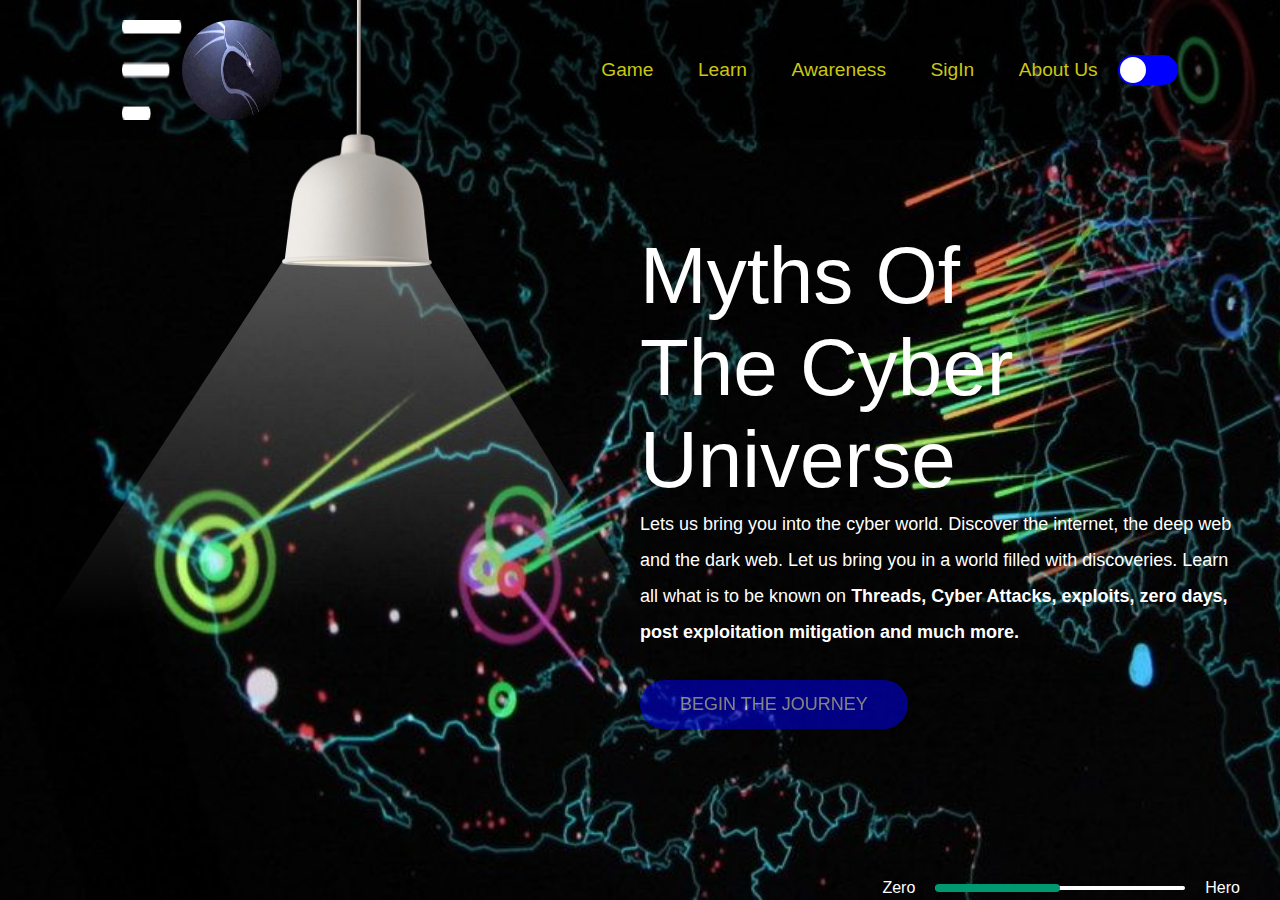
<file: index.html>
<!DOCTYPE html>

<html lang="en">
    <head>
        <link href="https://cdn.jsdelivr.net/npm/bootstrap@5.0.2/dist/css/bootstrap.min.css" rel="stylesheet" integrity="sha384-EVSTQN3/azprG1Anm3QDgpJLIm9Nao0Yz1ztcQTwFspd3yD65VohhpuuCOmLASjC" crossorigin="anonymous">
        <script src="https://cdn.jsdelivr.net/npm/bootstrap@5.0.2/dist/js/bootstrap.bundle.min.js" integrity="sha384-MrcW6ZMFYlzcLA8Nl+NtUVF0sA7MsXsP1UyJoMp4YLEuNSfAP+JcXn/tWtIaxVXM" crossorigin="anonymous"></script>
        <link href="styles.css" rel="stylesheet">
        <link href="style.css" rel="stylesheet">
        <title>My Webpage</title>
    </head>
    <body>
    	<div class="hero">
    		 <nav>
                <img src="/images/menu.png" class="menu-img" alt="">
                <img src="/images/th.jpg" class="logo" alt="">
                <ul>
                    <li><a href="/game.html">Game</a></li>
                    <li><a href="https://tryhackme.com/">Learn</a></li>
                    <li><a href="/awareness.html">Awareness</a></li>
                    <li><a href="/signin.html">SigIn</a></li>
                    <li> <a href="about.html">About Us</a></li>
                </ul>
                <button type="button" onclick="toggleBtn()" id="btn"><span></span></button>
            </nav>
            <div class="lamp-container">
                <img src="images/lamp.png" class="lamp" alt="">
                <img src="images/light.png" class="light" id="light" alt="">
            </div>

            <div class="text-container">
                <h1 class="slide-left">Myths Of <br> The Cyber Universe</h1>
                <p class="slide-left pace">Lets us bring you into the cyber world. Discover the internet, the deep web and the dark web. Let us bring you in a world filled with discoveries.
                    Learn all what is to be known on <b>Threads, Cyber Attacks, exploits, zero days, post exploitation
                        mitigation and much more.</b>
                </p>
                <a href="signin.html">BEGIN THE JOURNEY</a>
                <div class="control slide-left">
                    <p>Zero</p>
                    <div class="line"><span></span></div>
                    <p>Hero</p>
                </div>
            </div>
    	</div>
        <script src="/script.js"></script>
    </body>
</html>
</file>
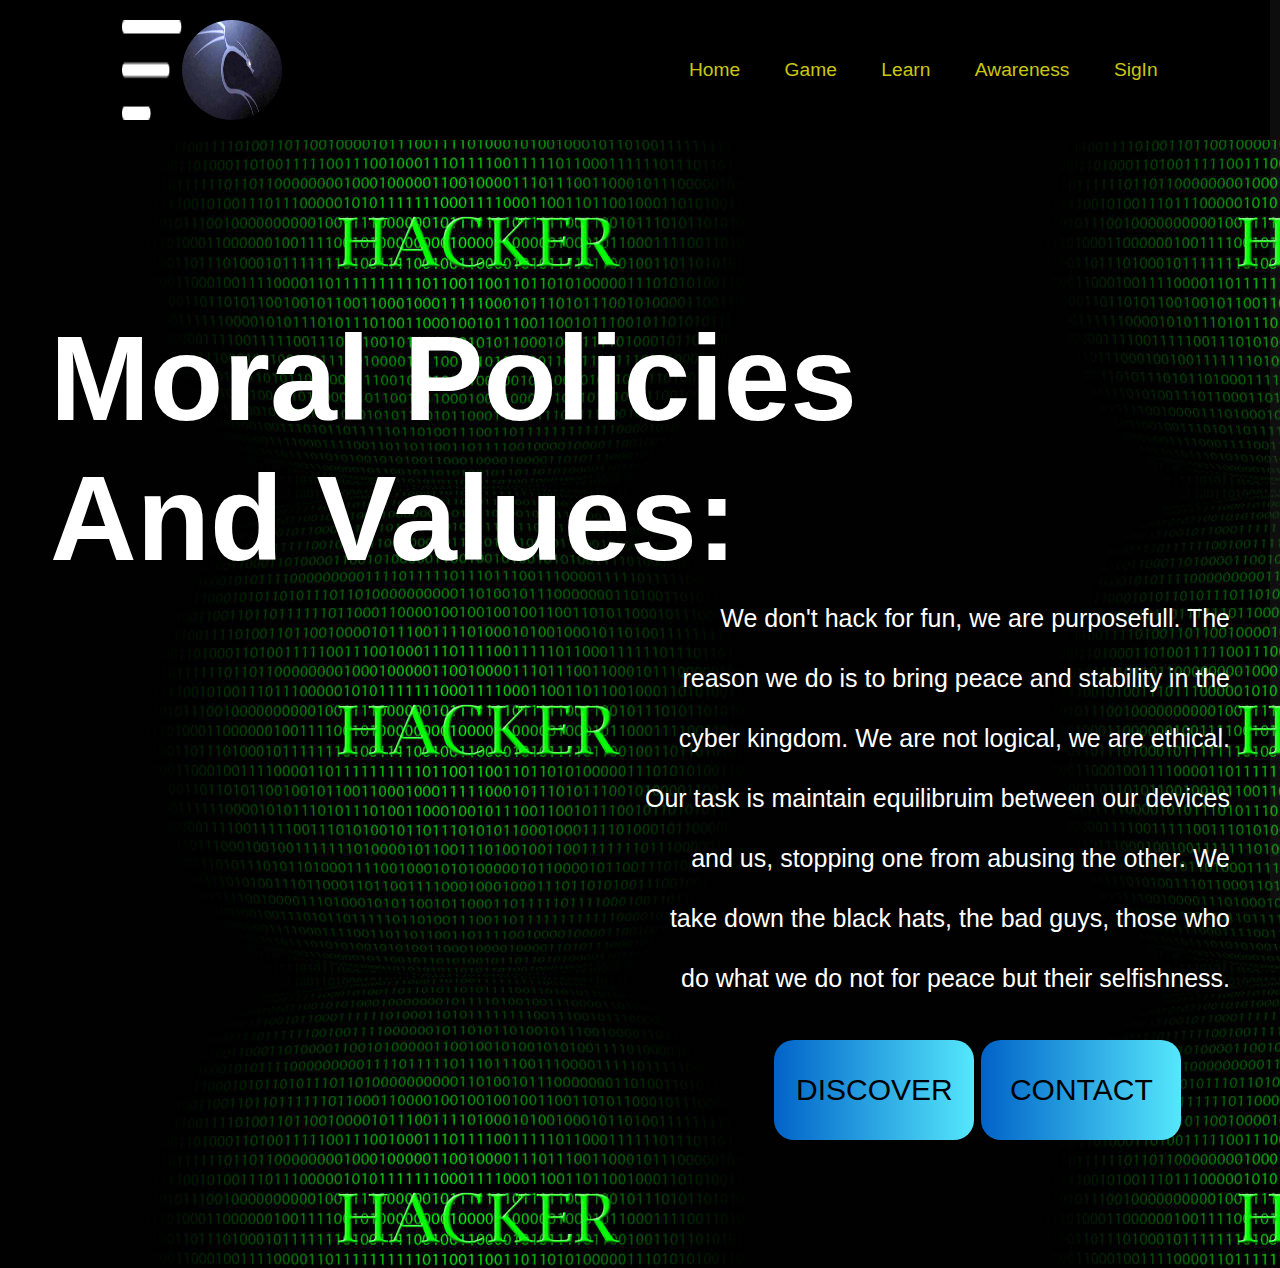
<file: about.html>
<!DOCTYPE html>
<html lang="en">
    <head>
        <meta name="viewport" content="width-device-width, initial-scale=1.0">
        <title>About Us</title>
        <link rel="stylesheet" href="/style2.css">
        <link rel="stylesheet" href="/style.css">
        <link rel="stylesheet" href="/effects.css">
    </head>
    <body class="all">
        <div id="progressBar"></div>
        <div id="scrollPath"></div>
        <div class="nouveau">
            <nav>
                <img src="images/menu.png" class="menu-img" alt="">
                <img src="images/th.jpg" class="logo" alt="">
                <ul>
                    <li> <a href="/index.html">Home</a></li>
                    <li><a href="/game.html">Game</a></li>
                    <li><a href="https://tryhackme.com/">Learn</a></li>
                    <li><a href="/awareness.html">Awareness</a></li>
                    <li><a href="/signin.html">SigIn</a></li>
                </ul>
            </nav>
        </div>
        <section class="header">
            <h2>Moral  Policies <br> And Values:</h2>
                    <p>We don't hack for fun, we are purposefull. The reason we do is to bring peace and stability in the cyber kingdom.
                     We are not logical, we are ethical. Our task is maintain equilibruim between our devices and us, stopping one from abusing the other.
                     We take down the black hats, the bad guys, those who do what we do not for peace but their selfishness.<br>
                    </p>
        </section>
        <div class="links slide-left">
            <button class="colors">DISCOVER</button>
             <button class="colors">CONTACT</button>
                    
        </div>
        <script src="/effect.js"></script>
        <script>
            const buttons = document.getElementsByClassName('colors');
            buttons.forEach(btn =>{
                btn.addEventListener('click', function(e){
                    let x = e.clientX - e.target.offsetLeft;
                    let y = e.clientY - e.target.offsetTop;

                    let ripples = document.createElement("span");
                    ripples.style.left = x + 'px';
                    ripples.style.top = y + 'px';
                    this.appendChild(ripples);
                })
            })
        </script>
    </body>
</html>
</file>
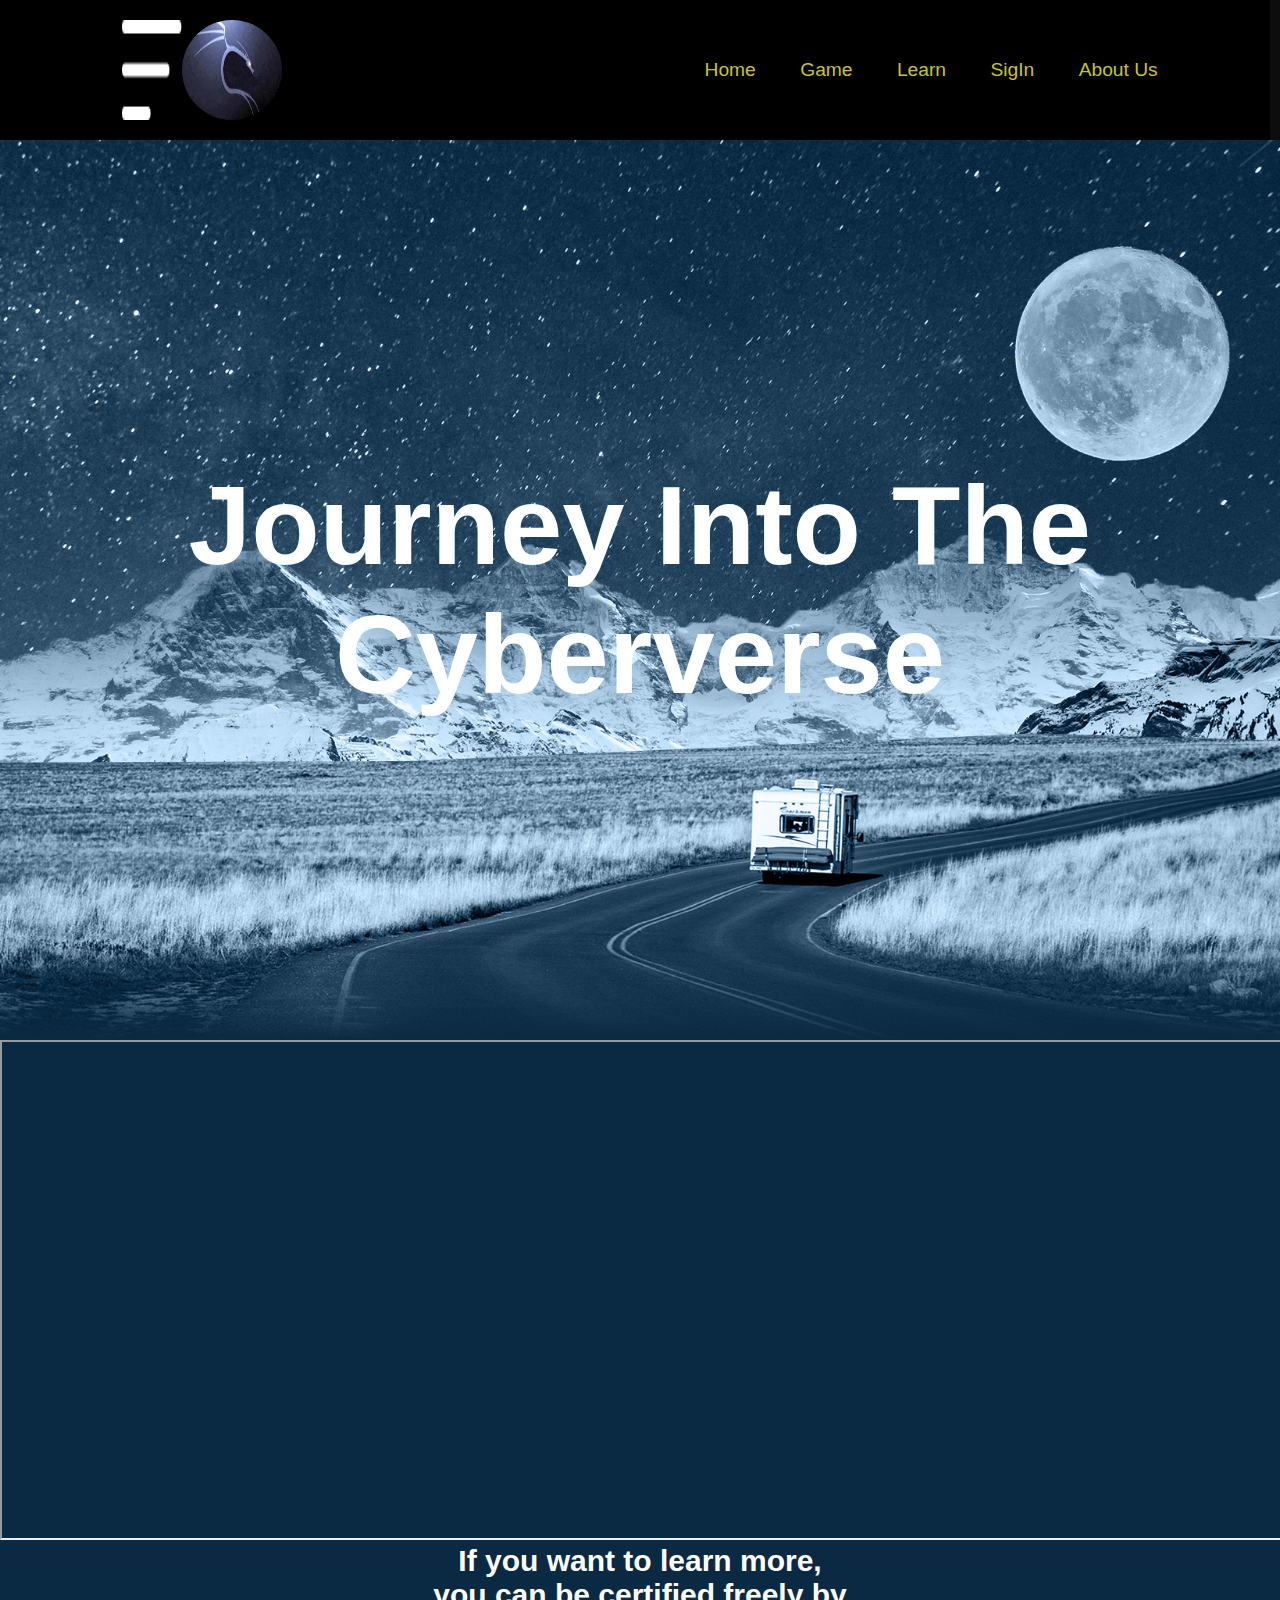
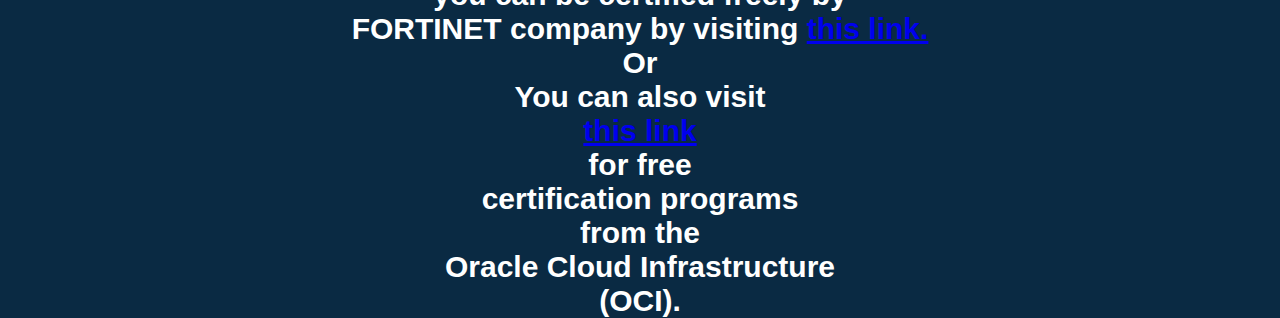
<file: awareness.html>
<!DOCTYPE html>
<html lang="en">
    <head>
        <meta name="viewport" content="width-device-width, initial-scale=1.0">
        <title>Awareness</title>
        <link rel="stylesheet" href="/style.css">
        <link rel="stylesheet" href="/style2.css">
        <link rel="stylesheet" href="/effects.css">
    </head>
    <body class="bodyAwareness">
        <div id="progressBar"></div>
        <div id="scrollPath"></div>
        <div class="nouveau">
            <nav>
                <img src="/images/menu.png" class="menu-img" alt="">
                <img src="/images/th.jpg" class="logo" alt="">
                <ul>
                    <li> <a href="/index.html">Home</a></li>
                    <li><a href="/game.html">Game</a></li>
                    <li><a href="https://tryhackme.com/">Learn</a></li>
                    <li><a href="/signin.html">SigIn</a></li>
                    <li> <a href="/about.html">About Us</a></li>
                </ul>
            </nav>
        </div>
        <section class="sectionAwareness">
            <img src="/images/assets/bg.jpg" id="bg" alt="">
            <img src="/images/assets/moon.png " id="moon" alt="">
            <img src="/images/assets/mountain.png" id="mountain" alt="">
            <img src="/images/assets/road.png" id="road" alt="">
            <h2 id="text">Journey Into The Cyberverse</h2>
        </section>
        <div>
            <iframe width="1366" height="500" 
            src="https://www.youtube.com/embed/2qPt5qmouPI"
             title="YouTube video player" 
             allow="accelerometer; autoplay; clipboard-write; encrypted-media; gyroscope; picture-in-picture" 
             allowfullscreen></iframe>
         
         </div> 
         <div class="follow">
                <h2>If you want to learn more, <br> you can be certified freely by <br> FORTINET
                 company by visiting <a href="https://www.fortinet.com/training-certification">this link.</a>
                    <br> Or <br> You can also visit <br> <a href="https://education.oracle.com/learn/oci/pPillar_640">this link</a> <br> for free <br> certification programs <br> from
                    the <br> Oracle Cloud Infrastructure <br> (<b>OCI</b>).
                 </h2>
        
         </div>
        
         <script src="/effect.js"></script> 
         <script>
            let bg = document.getElementById("bg");
            let moon = document.getElementById("moon");
            let mountain = document.getElementById("mountain");
            let road = document.getElementById("road");
            let text = document.getElementById("text");

            window.addEventListener('scroll', function(){
                var value = window.scrollY;

                bg.style.top = value * 0.5 + 'px';
                moon.style.left = value * 0.5 + 'px';
                mountain.style.top = value * 0.15 + 'px';
                road.style.top = value * 0.5 + 'px';
                text.style.top = value * 1 + 'px';
            })
         </script> 
    </body>
</html>
</file>
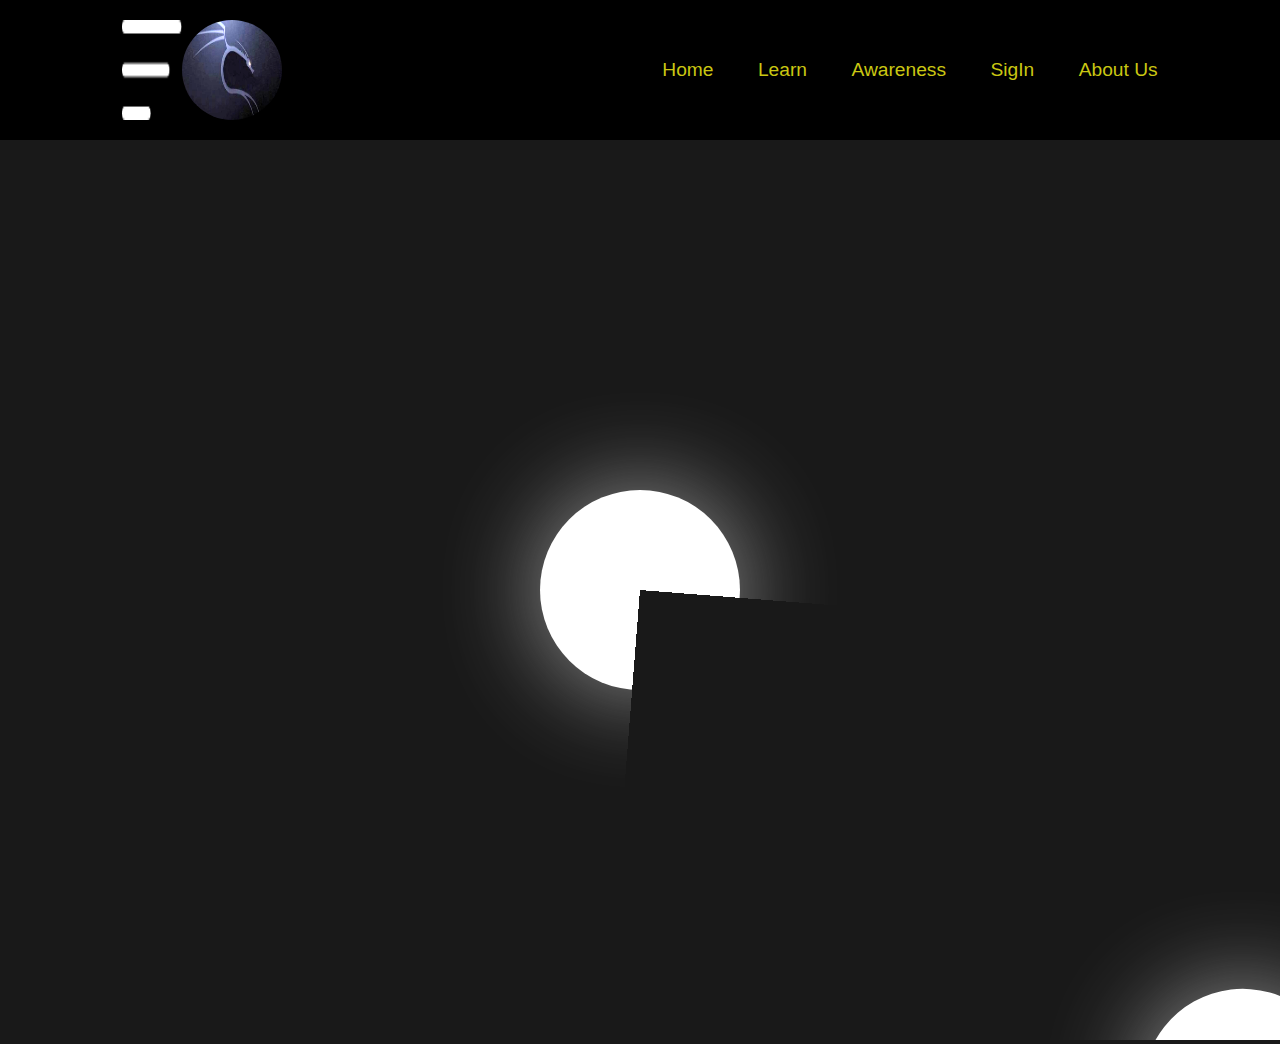
<file: game.html>
<!DOCTYPE html>
<html lang="en">
    <head>
        <title>Defend the PLanet Game</title>
        <link rel="stylesheet" href="/style.css">
        <link rel="stylesheet" href="/game.css">
    </head>
    <body>
         
        <div class="nouveau">
            <nav>
                <img src="/images/menu.png" class="menu-img" alt="">
                <img src="/images/th.jpg" class="logo" alt="">
                <ul>
                    <li> <a href="/index.html">Home</a></li>
                    <li><a href="https://tryhackme.com/">Learn</a></li>
                    <li><a href="/awareness.html">Awareness</a></li>
                    <li><a href="/signin.html">SigIn</a></li>
                    <li> <a href="/about.html">About Us</a></li>
                </ul>
            </nav>
        </div>
        <canvas id="canvas"></canvas>
        <a href="https://codepen.io/Loopez10/full/dMaVdQ" class="full-screen" target="_blank"></a>
        <script src="/game.js"></script>
</html>
</file>
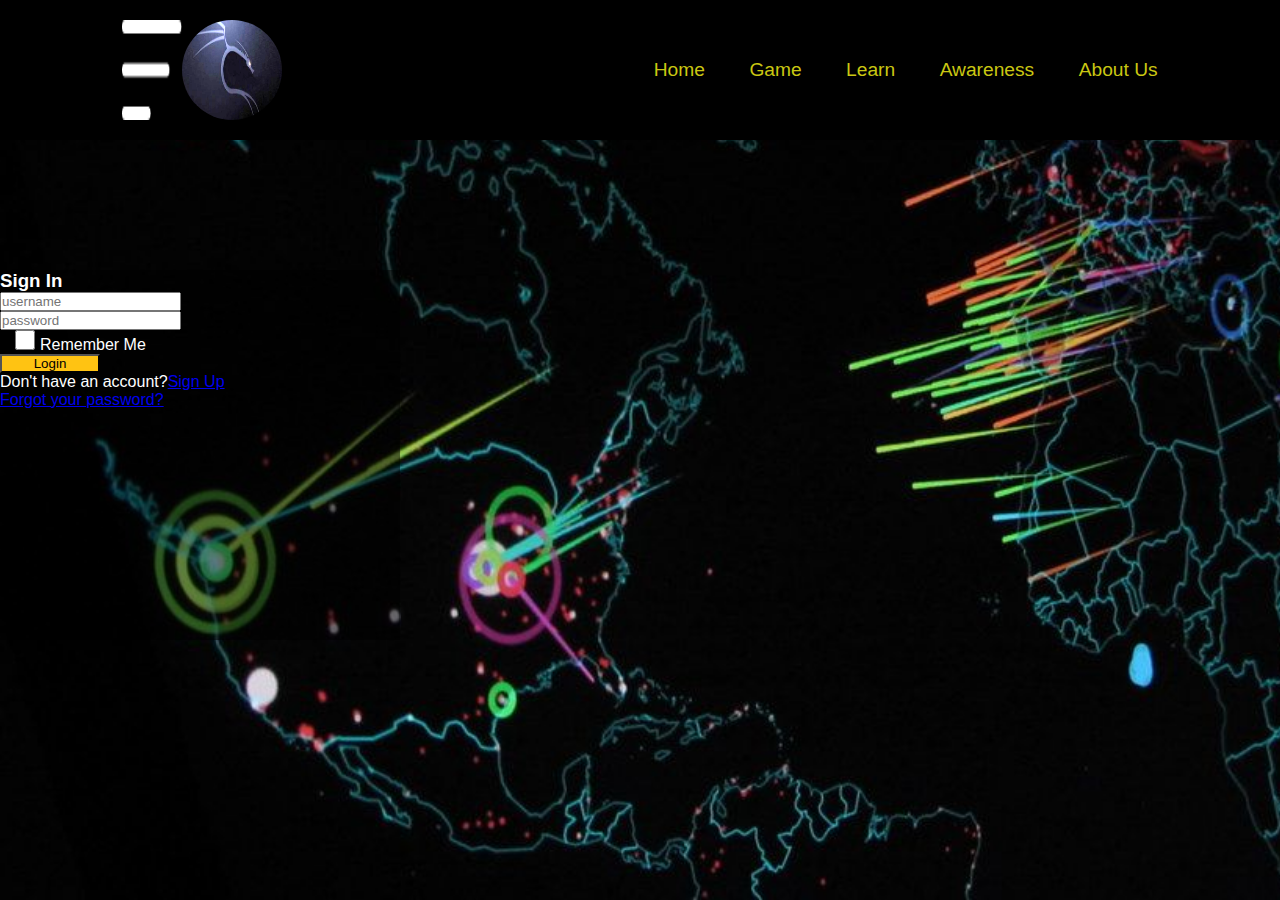
<file: signin.html>
<!-- Include the above in your HEAD tag -->

<!DOCTYPE html>
<html lang="en">
<head>
	<title>Login Page</title>
	<link rel="stylesheet" href="/style.css">
   <!--Made with love by Mutiullah Samim -->

	<!--Bootsrap 4 CDN-->
	<link rel="stylesheet" href="https://stackpath.bootstrapcdn.com/bootstrap/4.1.3/css/bootstrap.min.css" integrity="sha384-MCw98/SFnGE8fJT3GXwEOngsV7Zt27NXFoaoApmYm81iuXoPkFOJwJ8ERdknLPMO" crossorigin="anonymous">

    <!--Fontawesome CDN-->
	<link rel="stylesheet" href="https://use.fontawesome.com/releases/v5.3.1/css/all.css" integrity="sha384-mzrmE5qonljUremFsqc01SB46JvROS7bZs3IO2EmfFsd15uHvIt+Y8vEf7N7fWAU" crossorigin="anonymous">

	<!--Custom styles-->
	<link rel="stylesheet" type="text/css" href="/styles.css">
</head>
<body>
	<div class="nouveau">
		<nav>
			<img src="/images/menu.png" class="menu-img" alt="">
			<img src="/images/th.jpg" class="logo" alt="">
			<ul>
				<li> <a href="/index.html">Home</a></li>
				<li><a href="/game.html">Game</a></li>
				<li><a href="https://tryhackme.com/">Learn</a></li>
				<li><a href="/awareness.html">Awareness</a></li>
				<li> <a href="/about.html">About Us</a></li>
			</ul>
		</nav>
	</div>
<div class="container">
	<div class="d-flex justify-content-center h-100">
		<div class="card">
			<div class="card-header">
				<h3>Sign In</h3>
				<div class="d-flex justify-content-end social_icon">
					<span><i class="fab fa-facebook-square"></i></span>
					<span><i class="fab fa-google-plus-square"></i></span>
					<span><i class="fab fa-twitter-square"></i></span>
				</div>
			</div>
			<div class="card-body">
				<form>
					<div class="input-group form-group">
						<div class="input-group-prepend">
							<span class="input-group-text"><i class="fas fa-user"></i></span>
						</div>
						<input type="text" class="form-control" placeholder="username">

					</div>
					<div class="input-group form-group">
						<div class="input-group-prepend">
							<span class="input-group-text"><i class="fas fa-key"></i></span>
						</div>
						<input type="password" class="form-control" placeholder="password">
					</div>
					<div class="row align-items-center remember">
						<input type="checkbox">Remember Me
					</div>
					<div class="form-group">
						<input type="submit" value="Login" class="btn float-right login_btn">
					</div>
				</form>
			</div>
			<div class="card-footer">
				<div class="d-flex justify-content-center links">
					Don't have an account?<a href="#">Sign Up</a>
				</div>
				<div class="d-flex justify-content-center">
					<a href="#">Forgot your password?</a>
				</div>
			</div>
		</div>
	</div>
</div>
</body>
</file>
<file: styles.css>
/* Made with love by Mutiullah Samim*/

@import url('https://fonts.googleapis.com/css?family=Numans');

html,body{
background-image: url('/images/20772328793_296e6f97c4_b.jpg');
background-size: cover;
background-repeat: no-repeat;
height: 100%;
font-family: 'Numans', sans-serif;
}

.container{
height: 70%;
align-content: center;
}

.card{
height: 370px;
margin-top: auto;
margin-bottom: auto;
width: 400px;
background-color: rgba(0,0,0,0.5) !important;
}

.social_icon span{
font-size: 60px;
margin-left: 10px;
color: #FFC312;
}

.social_icon span:hover{
color: white;
cursor: pointer;
}

.card-header h3{
color: white;
}

.social_icon{
position: absolute;
right: 20px;
top: -45px;
}

.input-group-prepend span{
width: 50px;
background-color: #FFC312;
color: black;
border:0 !important;
}

input:focus{
outline: 0 0 0 0  !important;
box-shadow: 0 0 0 0 !important;

}

.remember{
color: white;
}

.remember input
{
width: 20px;
height: 20px;
margin-left: 15px;
margin-right: 5px;
}

.login_btn{
color: black;
background-color: #FFC312;
width: 100px;
}

.login_btn:hover{
color: black;
background-color: white;
}

.links{
color: white;
}
</file>
<file: style.css>
*{
	margin: 0;
	padding: 0;
	font-family: 'poppins', sans-serif;
	box-sizing: border-box;
}

.hero{
	background-image: url('http://getwallpapers.com/wallpaper/full/a/5/d/544750.jpg');
	min-height: 100vh;
	width: auto;
	color: #fff;
	position: relative;
}
nav{
	display: flex;
	align-items: center;
	padding: 20px 8%;
	transition: background 1s;
}
nav .menu-img{
	height: 100px;
	width: 60px;
	margin-left: 20px;
	cursor: pointer;
	filter: brightness(60%) saturate(100%);
	color: rgb(119, 158, 203);
}
nav .logo{
	height: 100px;
	width: 100px;
	cursor: pointer;
	filter: brightness(250%);
	border-radius: 50%;
}

nav ul{
	flex: 1;
	text-align: right;
}
nav ul li{
	font-size: larger;
	display: inline-block;
	list-style: none;
	margin: 0 20px;
}
nav ul li a{
	text-decoration: solid;
	color: white;
}
button{
	background: blue;
	height: 30px;
	width: 60px;
	border-radius: 20px;
	border: 0;
	outline: 0;
	cursor: pointer;
	transition: background 0.5s;	
}
button span{
	display: block;
	background: white;
	height: 26px;
	width: 26px;
	border-radius: 50%;
	margin-left: 2px;
	transition: background 0.5s, margin-left 0.5s;
}
.lamp-container{
	position: absolute;
	top: -20px;
	left: 22%;
	width: 150px;
}
.lamp{
	width: 100%;

}
.light{
	position: absolute;
	top: 97%;
	left: 50%;
	transform: translateX(-50%);
	width: 600px;
	margin-left: -10px;
	opacity: 100%;
	transition: opacity 0.5s;
}
.text-container{
	max-width: 600px;
	margin-top: 7%;
	margin-left: 50%;
}
.text-container h1{
	font-size: 80px;
	font-weight: 400;
}
.text-container a{
	text-decoration: none;
	background: blue;
	opacity: 50%;
	padding: 14px 40px;
	display: inline-block;
	color: #fff;
	font-size: 18px;
	margin-top: 30px;
	border-radius: 30px;
}
.control{
	display: flex;
	align-items: center;
	justify-content: flex-end;
	margin-top: 150px;
}
.control .line{
	width: 250px;
	height: 4px;
	background: #fff;
	margin: 0 20px;
	border-radius: 2px;
}
.control .line span{
	width: 50%;
	height: 8px;
	margin-top: -2px;
	border-radius: 4px;
	background-color: #00986f;
	display: block;
}
.active{
	background: rgba(255, 255, 0, 0.068);
}
.active span{
	background: #fff;
	margin-left: 31px;
}
.off{
	opacity: 0;
}
nav:hover{
	background: rgba(0, 0, 0, 0.411);
}
nav:hover .logo{
	color: blue;
}
nav:hover ul li a{
	color: rgb(202, 199, 18);
	font-weight: 100%;
}
nav:hover .menu-img{
	filter: brightness(100%);
	color: blue;
}
.text-container a:hover{
	opacity: 100;
	color: white;
	transition: opacity 1s;
}
.slide-left{
    animation: slideleft 2s linear forwards;
}
@keyframes slideleft {
    0%{
        transform: translate(100px);
        opacity: 0;
    }
    100%{
        transform: translate(0px);
        opacity: 1;
    }
}
.pace{
	line-height: 200%;
	font-size: large;
}
.nouveau{
	background-color: black;
}
</file>
<file: style2.css>
*{
    margin: 0;
    padding: 0;
    box-sizing: border-box;
    font-family: 'poppins', sans-serif;
}
.all{
    background-image: url("/images/hacker-binary-codes-kf28a8fpd2a7uga3.jpg");
}
.header{
    padding: 50px;
    width: 100%;
    height: 100vh;
   
    background-position: center;
    background-size: cover;
    color: white;
}
.header h2{
    font-size: 2.5em;
    color: #fff;
    padding-top: 10%;
    padding-left: 0%;
    font-size: 120px;
    line-height: 140px;
    font-weight: 600;
}
.header p{
    
    font-size: 1.2em;
    color: #fff;
    margin-left: 50%;
    font-size: 25px;
    text-align: right;
    max-width: 700px;
    line-height: 60px;
}

.slide-left{
    animation: slideleft 1s linear forwards;
}
@keyframes slideleft {
    0%{
        transform: translate(100px);
        opacity: 0;
    }
    100%{
        transform: translate(0px);
        opacity: 1;
    }
}
.new{
    border: 2px solid white;
    color: #fff;
    padding: 10px 35px;
    border-radius: 100px; 
    margin-right: 15px;
}

.links{
    font-size: 25px;
   padding-bottom: 10%;
    padding-left: 60.5%;
    color: #fff;
    
}

.links a{
    
    color: white;
    text-decoration: none;
    display: inline-block;
}
.colors{

    height:100px;
    width:200px;
    background: linear-gradient(90deg, #0162c8, #55e7fc);
    font-size: larger;
}
</file>
<file: effects.css>
::-webkit-scrollbar
{
    width: 0;
}
#scrollPath
{
    position: fixed;
    top: 0;
    right: 0;
    width: 10px;
    height: 100%;
    background: rgba(255,255,255,0.05);
}
#progressBar{
    position: fixed;
    top: 0;
    right: 0;
    width: 10px;
    background: linear-gradient(to top, #008aff, #00ffe7);
    animation: animate 5s linear infinite;
}
@keyframes animate{
    0%, 100%{
        filter: hue-rotate(0deg);
    }
    50%{
        filter: hue-rotate(360deg);
    }
}
#progressBar:before{
    content: '';
    position: absolute;
    top: 0;
    left: 0;
    width: 100%;
    height: 100%;
    background: linear-gradient(to top, #008aff, #00ffe7);
    filter: blur(10px);
}
#progressBar:after{
    content: '';
    position: absolute;
    top: 0;
    left: 0;
    width: 100%;
    height: 100%;
    background: linear-gradient(to top, #008aff, #00ffe7);
    filter: blur(30px);
}
.bodyAwareness{
    background: #0a2a43;
    min-height: 1500px;
    
}
.sectionAwareness{
    position: relative;
    width: 100%;
    height: 100vh;
    overflow: hidden;
    display: flex;
    justify-content: center;
    align-items: center;
}
.sectionAwareness:before{
    content: '';
    position: absolute;
    bottom: 0;
    width: 100%;
    height: 100px;
    background: linear-gradient(to top, #0a2a43, transparent);
    z-index: 10000;
}
.sectionAwareness:after{
    content: '';
    position: absolute;
    top: 0;
    left: 0;
    width: 100%;
    height: 100%;
    background: #0a2a43;
    z-index: 1500;
    mix-blend-mode: color;
}
.sectionAwareness img{
    position: absolute;
    top: 0;
    left: 0;
    width: 100%;
    height: 100%;
    object-fit: cover;
    pointer-events: none;
}
#text{
    position: relative;
    color: #fff;
    font-size: 7em;
    text-align: center;
    z-index: 1;
}
#road{
    z-index: 2;
}
.follow h2{
    text-align: center;
    font-size: 30px;
    color: #fff;
}
</file>
<file: game.css>
html {
    overflow: hidden;
    height: 100%;
    background: #191919;
    width: 100%;
}

#canvas {
    background: url('https://res.cloudinary.com/dc4stsmlc/image/upload/v1570612478/Codepen/space_sanxvu.jpg') no-repeat;
    width: 100%;
    height: 100%;
    background-size: cover;
}

#canvas.playing {
    cursor: url('https://res.cloudinary.com/dc4stsmlc/image/upload/v1570612589/Codepen/aim_red_j9cyuq.png') 17.5 17.5,auto !important;
}

.full-screen {
    position: fixed;
    width: 35px;
    height: 35px;
    background: url(https://res.cloudinary.com/dc4stsmlc/image/upload/v1570612477/Codepen/full-screen_szgnei.png) no-repeat;
    z-index: 10;
    display: block;
    right: 10px;
    bottom: 10px;
}
</file>
